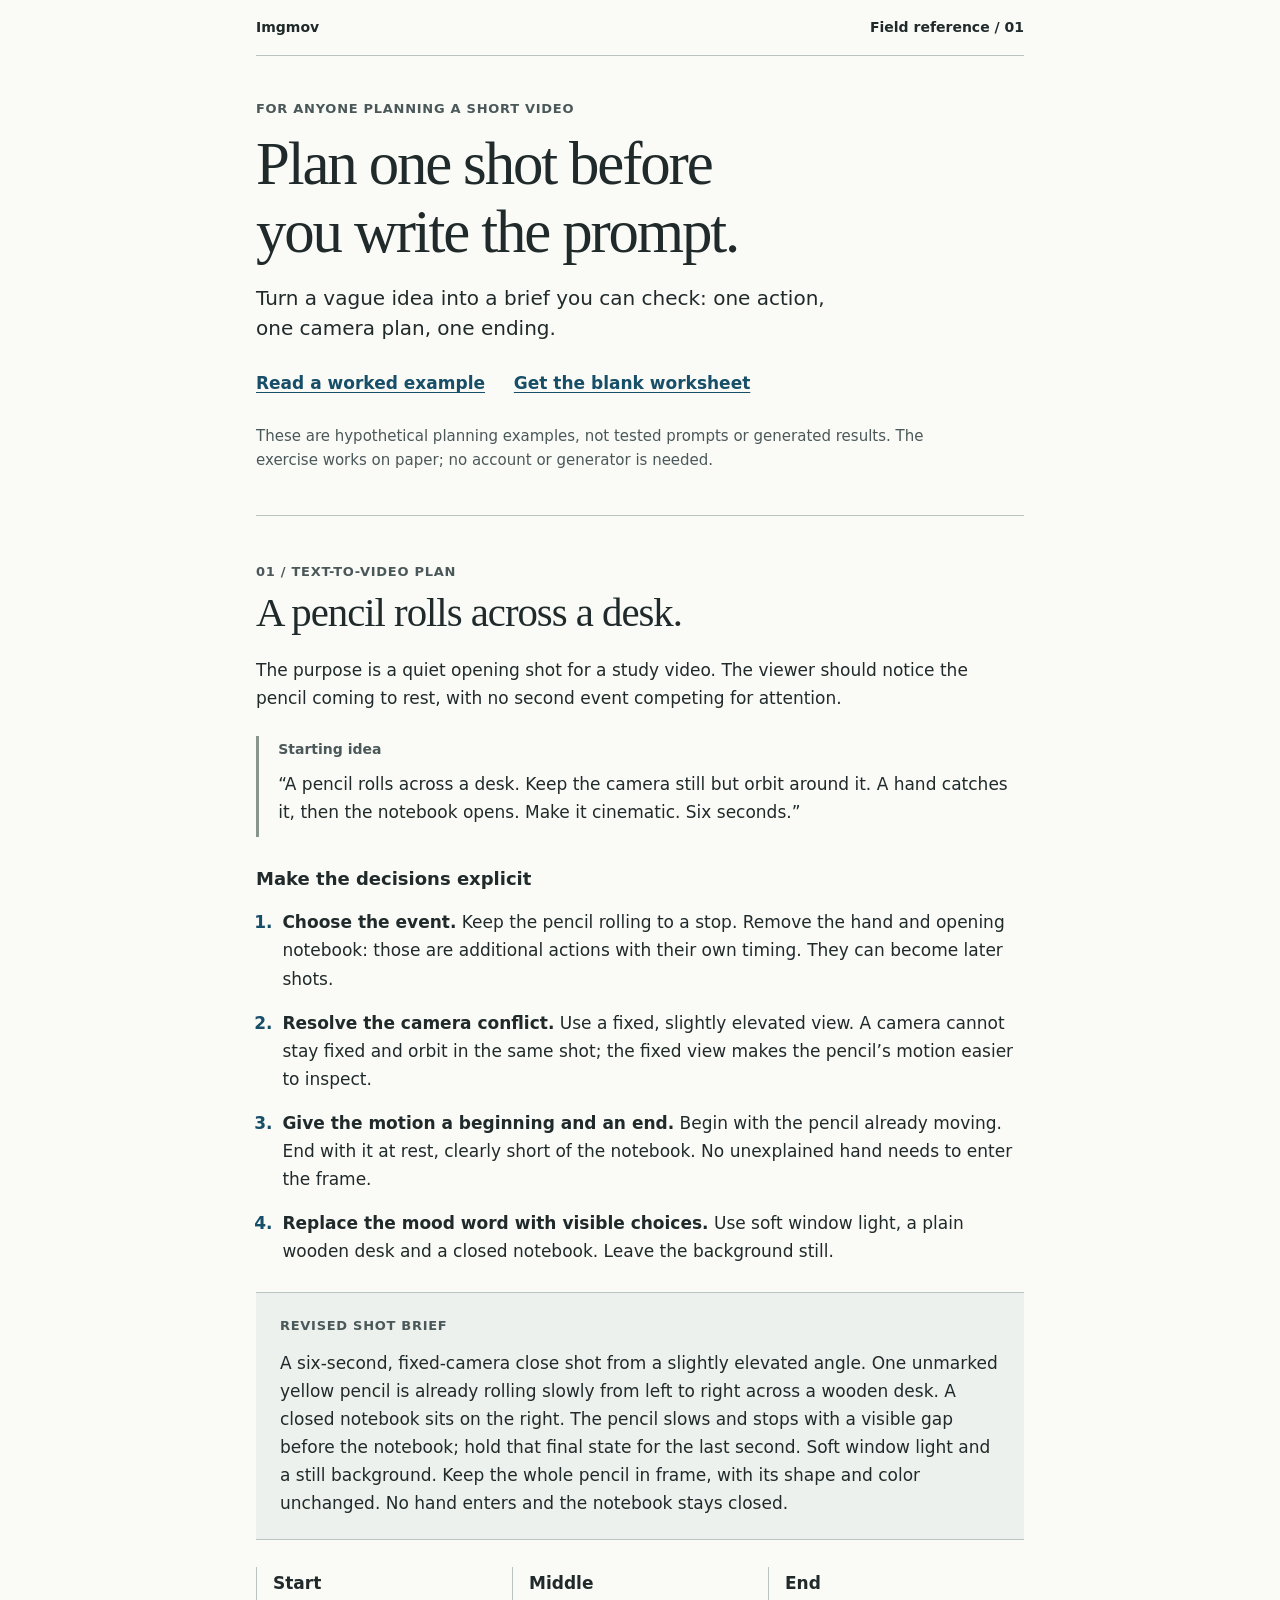
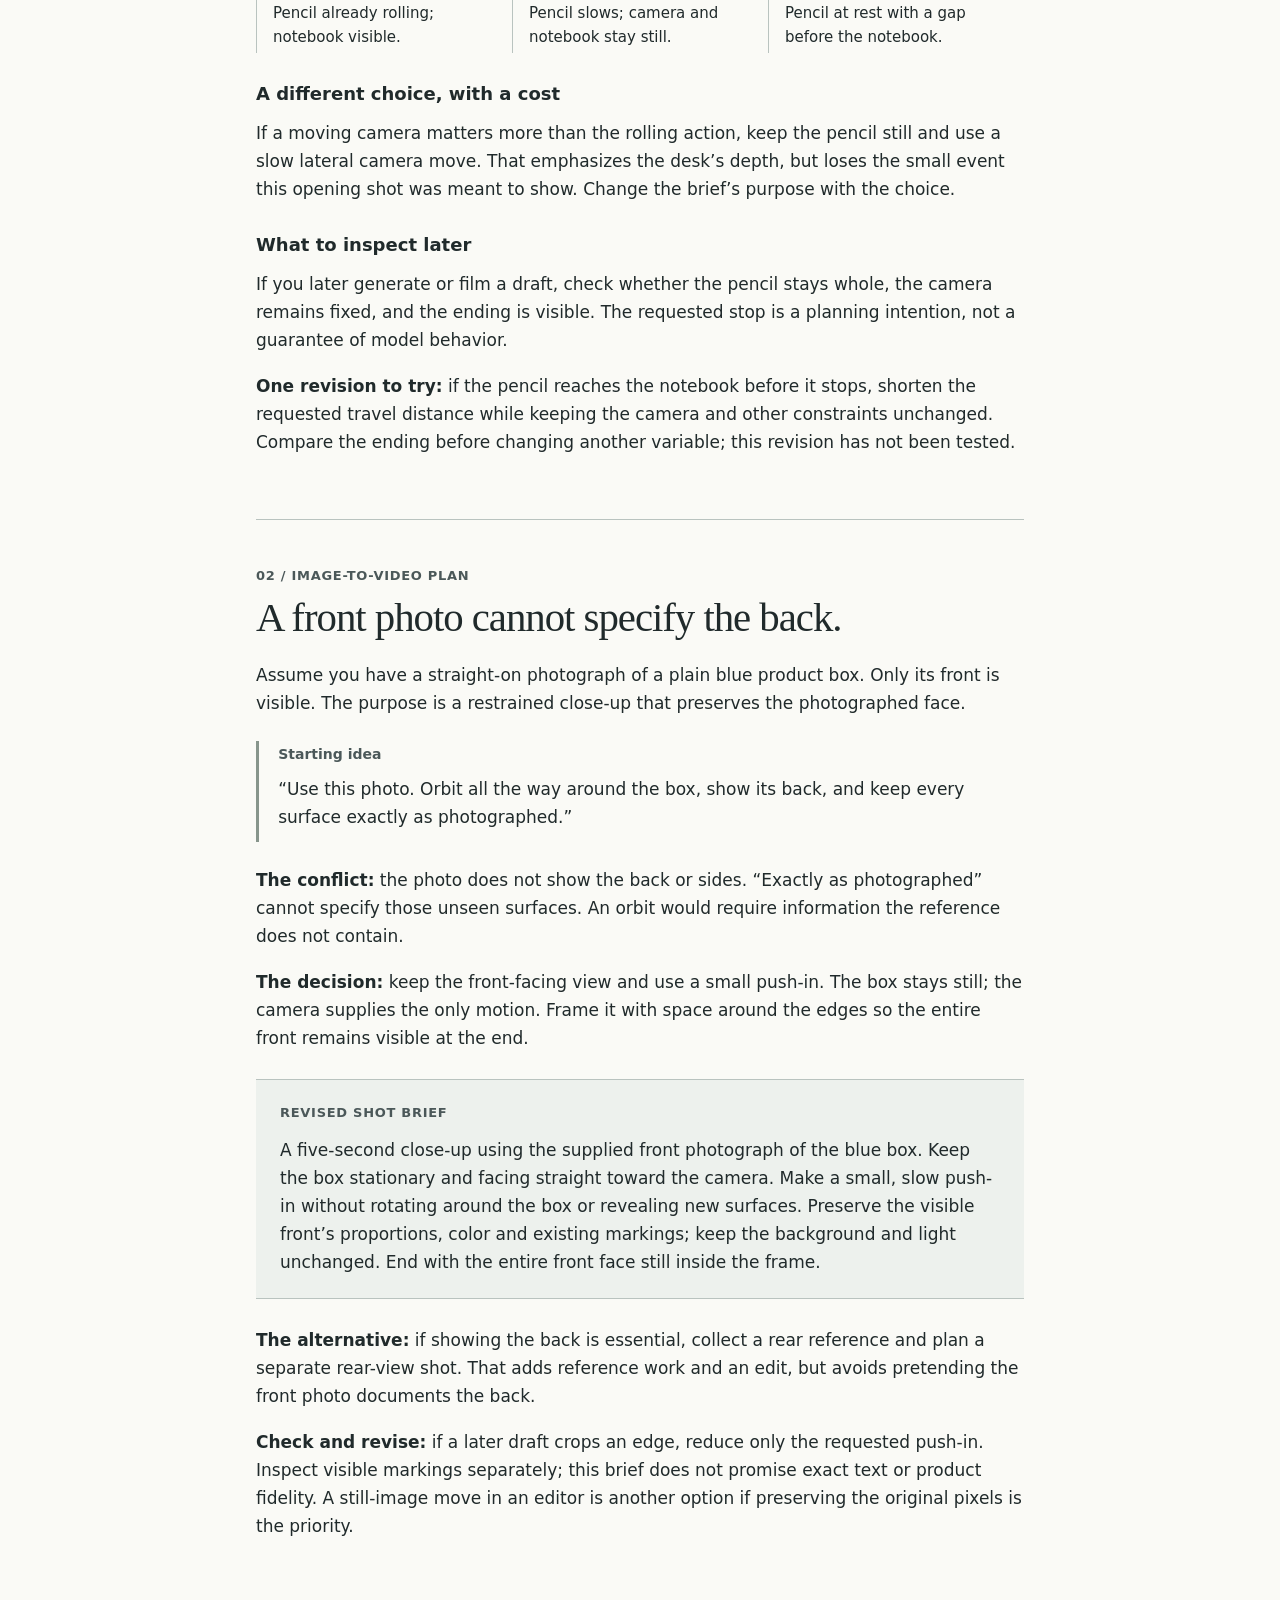
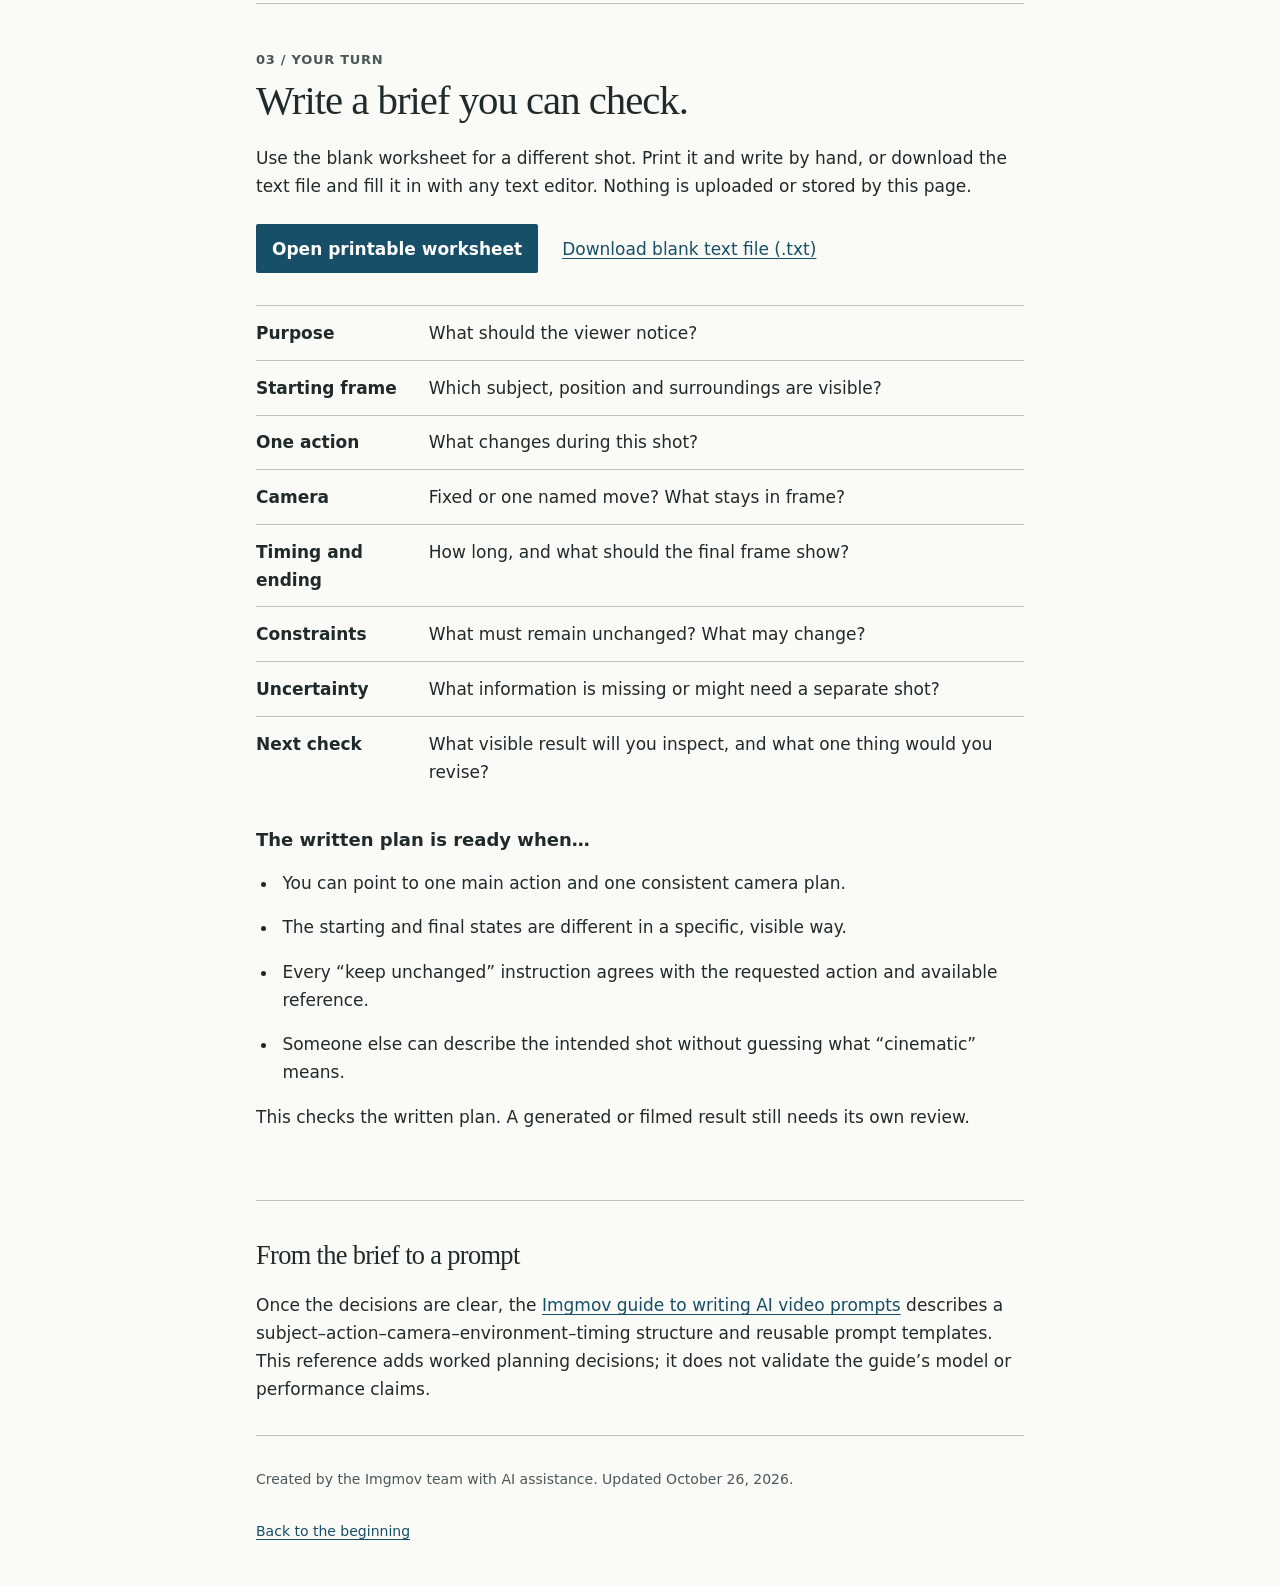
<file: index.html>
<!doctype html>
<html lang="en">
<head>
  <meta charset="utf-8">
  <meta name="viewport" content="width=device-width, initial-scale=1">
  <title>One-shot planning: worked examples & worksheet | Imgmov</title>
  <meta name="description" content="Turn a vague video idea into a checkable shot brief. Two worked examples explain the decisions, with a free worksheet to copy or print.">
  <link rel="canonical" href="https://szj2ys.github.io/shot-planning-reference/">
  <meta property="og:type" content="article">
  <meta property="og:title" content="Plan one shot before you write the prompt">
  <meta property="og:description" content="Two worked examples and a reusable shot-planning worksheet. Read, copy or print; no account needed.">
  <meta property="og:url" content="https://szj2ys.github.io/shot-planning-reference/">
  <meta property="og:image" content="https://szj2ys.github.io/shot-planning-reference/preview.png">
  <meta property="og:image:alt" content="Shot-planning reference: one action, one camera plan, one ending.">
  <script type="application/ld+json">{"@context":"https://schema.org","@type":"LearningResource","name":"One-shot planning: worked examples and worksheet","url":"https://szj2ys.github.io/shot-planning-reference/","inLanguage":"en","learningResourceType":"Worked examples and worksheet","isAccessibleForFree":true,"author":{"@type":"Organization","name":"Imgmov"}}</script>
  <link rel="icon" href="favicon.svg" type="image/svg+xml">
  <link rel="stylesheet" href="style.css">
</head>
<body>
<a class="skip" href="#main">Skip to content</a>
<header class="masthead"><span>Imgmov</span><span>Field reference / 01</span></header>
<main id="main">
  <div class="intro">
    <p class="eyebrow">For anyone planning a short video</p>
    <h1>Plan one shot before you write the prompt.</h1>
    <p class="lead">Turn a vague idea into a brief you can check: one action, one camera plan, one ending.</p>
    <nav aria-label="On this page"><a href="#worked-example">Read a worked example</a><a href="#worksheet">Get the blank worksheet</a></nav>
    <p class="scope">These are hypothetical planning examples, not tested prompts or generated results. The exercise works on paper; no account or generator is needed.</p>
  </div>
  <section id="worked-example" aria-labelledby="pencil-title">
    <p class="eyebrow">01 / Text-to-video plan</p>
    <h2 id="pencil-title">A pencil rolls across a desk.</h2>
    <p>The purpose is a quiet opening shot for a study video. The viewer should notice the pencil coming to rest, with no second event competing for attention.</p>
    <div class="rough"><h3>Starting idea</h3><blockquote>“A pencil rolls across a desk. Keep the camera still but orbit around it. A hand catches it, then the notebook opens. Make it cinematic. Six seconds.”</blockquote></div>
    <h3>Make the decisions explicit</h3>
    <ol class="decisions">
      <li><strong>Choose the event.</strong> Keep the pencil rolling to a stop. Remove the hand and opening notebook: those are additional actions with their own timing. They can become later shots.</li>
      <li><strong>Resolve the camera conflict.</strong> Use a fixed, slightly elevated view. A camera cannot stay fixed and orbit in the same shot; the fixed view makes the pencil’s motion easier to inspect.</li>
      <li><strong>Give the motion a beginning and an end.</strong> Begin with the pencil already moving. End with it at rest, clearly short of the notebook. No unexplained hand needs to enter the frame.</li>
      <li><strong>Replace the mood word with visible choices.</strong> Use soft window light, a plain wooden desk and a closed notebook. Leave the background still.</li>
    </ol>
    <div class="brief"><p class="eyebrow">Revised shot brief</p><p>A six-second, fixed-camera close shot from a slightly elevated angle. One unmarked yellow pencil is already rolling slowly from left to right across a wooden desk. A closed notebook sits on the right. The pencil slows and stops with a visible gap before the notebook; hold that final state for the last second. Soft window light and a still background. Keep the whole pencil in frame, with its shape and color unchanged. No hand enters and the notebook stays closed.</p></div>
    <dl class="timeline" aria-label="Planned sequence"><div><dt>Start</dt><dd>Pencil already rolling; notebook visible.</dd></div><div><dt>Middle</dt><dd>Pencil slows; camera and notebook stay still.</dd></div><div><dt>End</dt><dd>Pencil at rest with a gap before the notebook.</dd></div></dl>
    <h3>A different choice, with a cost</h3>
    <p>If a moving camera matters more than the rolling action, keep the pencil still and use a slow lateral camera move. That emphasizes the desk’s depth, but loses the small event this opening shot was meant to show. Change the brief’s purpose with the choice.</p>
    <h3>What to inspect later</h3>
    <p>If you later generate or film a draft, check whether the pencil stays whole, the camera remains fixed, and the ending is visible. The requested stop is a planning intention, not a guarantee of model behavior.</p>
    <p><strong>One revision to try:</strong> if the pencil reaches the notebook before it stops, shorten the requested travel distance while keeping the camera and other constraints unchanged. Compare the ending before changing another variable; this revision has not been tested.</p>
  </section>
  <section id="reference-image" aria-labelledby="box-title">
    <p class="eyebrow">02 / Image-to-video plan</p><h2 id="box-title">A front photo cannot specify the back.</h2>
    <p>Assume you have a straight-on photograph of a plain blue product box. Only its front is visible. The purpose is a restrained close-up that preserves the photographed face.</p>
    <div class="rough"><h3>Starting idea</h3><blockquote>“Use this photo. Orbit all the way around the box, show its back, and keep every surface exactly as photographed.”</blockquote></div>
    <p><strong>The conflict:</strong> the photo does not show the back or sides. “Exactly as photographed” cannot specify those unseen surfaces. An orbit would require information the reference does not contain.</p>
    <p><strong>The decision:</strong> keep the front-facing view and use a small push-in. The box stays still; the camera supplies the only motion. Frame it with space around the edges so the entire front remains visible at the end.</p>
    <div class="brief"><p class="eyebrow">Revised shot brief</p><p>A five-second close-up using the supplied front photograph of the blue box. Keep the box stationary and facing straight toward the camera. Make a small, slow push-in without rotating around the box or revealing new surfaces. Preserve the visible front’s proportions, color and existing markings; keep the background and light unchanged. End with the entire front face still inside the frame.</p></div>
    <p><strong>The alternative:</strong> if showing the back is essential, collect a rear reference and plan a separate rear-view shot. That adds reference work and an edit, but avoids pretending the front photo documents the back.</p>
    <p><strong>Check and revise:</strong> if a later draft crops an edge, reduce only the requested push-in. Inspect visible markings separately; this brief does not promise exact text or product fidelity. A still-image move in an editor is another option if preserving the original pixels is the priority.</p>
  </section>
  <section id="worksheet" aria-labelledby="worksheet-title">
    <p class="eyebrow">03 / Your turn</p><h2 id="worksheet-title">Write a brief you can check.</h2>
    <p>Use the blank worksheet for a different shot. Print it and write by hand, or download the text file and fill it in with any text editor. Nothing is uploaded or stored by this page.</p>
    <div class="actions"><a class="primary" href="worksheet.html">Open printable worksheet</a><a href="shot-brief.txt" download>Download blank text file (.txt)</a></div>
    <dl class="worksheet-preview">
      <div><dt>Purpose</dt><dd>What should the viewer notice?</dd></div><div><dt>Starting frame</dt><dd>Which subject, position and surroundings are visible?</dd></div><div><dt>One action</dt><dd>What changes during this shot?</dd></div><div><dt>Camera</dt><dd>Fixed or one named move? What stays in frame?</dd></div><div><dt>Timing and ending</dt><dd>How long, and what should the final frame show?</dd></div><div><dt>Constraints</dt><dd>What must remain unchanged? What may change?</dd></div><div><dt>Uncertainty</dt><dd>What information is missing or might need a separate shot?</dd></div><div><dt>Next check</dt><dd>What visible result will you inspect, and what one thing would you revise?</dd></div>
    </dl>
    <h3>The written plan is ready when…</h3>
    <ul class="checklist"><li>You can point to one main action and one consistent camera plan.</li><li>The starting and final states are different in a specific, visible way.</li><li>Every “keep unchanged” instruction agrees with the requested action and available reference.</li><li>Someone else can describe the intended shot without guessing what “cinematic” means.</li></ul>
    <p>This checks the written plan. A generated or filmed result still needs its own review.</p>
  </section>
  <aside class="further" aria-labelledby="further-title"><h2 id="further-title">From the brief to a prompt</h2><p>Once the decisions are clear, the <a href="https://imgmov.com/blog/2026-07-27-ai-video-prompt-writing-guide">Imgmov guide to writing AI video prompts</a> describes a subject–action–camera–environment–timing structure and reusable prompt templates. This reference adds worked planning decisions; it does not validate the guide’s model or performance claims.</p></aside>
</main>
<footer><p>Created by the Imgmov team with AI assistance. Updated October 26, 2026.</p><a href="#main">Back to the beginning</a></footer>
</body>
</html>
</file>
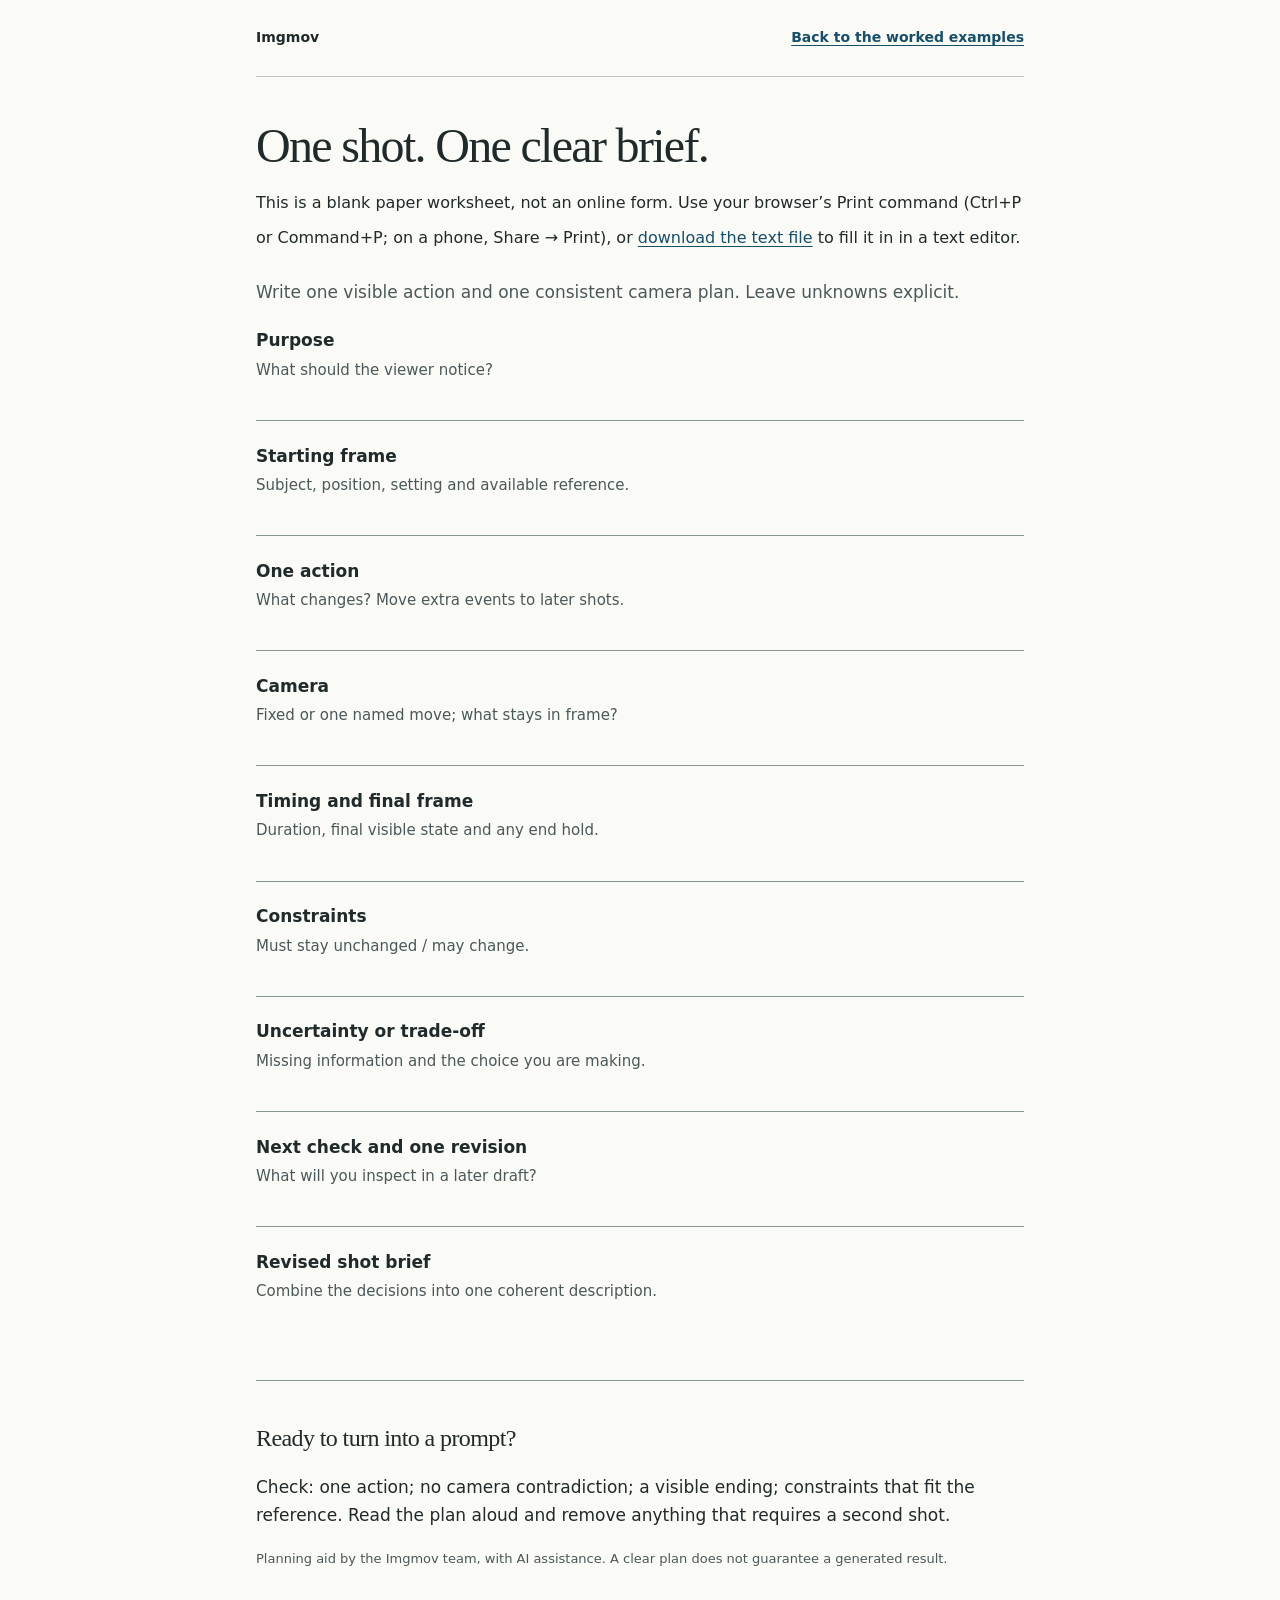
<file: worksheet.html>
<!doctype html>
<html lang="en">
<head>
  <meta charset="utf-8"><meta name="viewport" content="width=device-width, initial-scale=1">
  <title>Blank shot-planning worksheet | Imgmov</title>
  <meta name="description" content="A printable one-shot brief: purpose, starting frame, action, camera, ending, constraints and a next check. Free to use without an account.">
  <link rel="canonical" href="https://szj2ys.github.io/shot-planning-reference/worksheet.html">
  <meta property="og:type" content="article"><meta property="og:title" content="Blank shot-planning worksheet">
  <meta property="og:description" content="Print a blank worksheet or download its plain-text version to plan one short video shot.">
  <meta property="og:url" content="https://szj2ys.github.io/shot-planning-reference/worksheet.html">
  <meta property="og:image" content="https://szj2ys.github.io/shot-planning-reference/preview.png">
  <meta property="og:image:alt" content="Shot-planning reference: one action, one camera plan, one ending.">
  <script type="application/ld+json">{"@context":"https://schema.org","@type":"LearningResource","name":"Blank shot-planning worksheet","url":"https://szj2ys.github.io/shot-planning-reference/worksheet.html","inLanguage":"en","learningResourceType":"Worksheet","isAccessibleForFree":true,"author":{"@type":"Organization","name":"Imgmov"}}</script>
  <link rel="icon" href="favicon.svg" type="image/svg+xml"><link rel="stylesheet" href="style.css">
</head>
<body class="worksheet-page">
<a class="skip" href="#main">Skip to worksheet</a>
<header class="masthead"><span>Imgmov</span><a href="./#worked-example">Back to the worked examples</a></header>
<main id="main">
  <h1>One shot. One clear brief.</h1>
  <p class="print-help">This is a blank paper worksheet, not an online form. Use your browser’s Print command (Ctrl+P or Command+P; on a phone, Share → Print), or <a href="shot-brief.txt" download>download the text file</a> to fill it in in a text editor.</p>
  <p class="paper-intro">Write one visible action and one consistent camera plan. Leave unknowns explicit.</p>
  <dl class="paper-fields">
    <div><dt>Purpose</dt><dd>What should the viewer notice?<span class="write-line"></span></dd></div>
    <div><dt>Starting frame</dt><dd>Subject, position, setting and available reference.<span class="write-line"></span></dd></div>
    <div><dt>One action</dt><dd>What changes? Move extra events to later shots.<span class="write-line"></span></dd></div>
    <div><dt>Camera</dt><dd>Fixed or one named move; what stays in frame?<span class="write-line"></span></dd></div>
    <div><dt>Timing and final frame</dt><dd>Duration, final visible state and any end hold.<span class="write-line"></span></dd></div>
    <div><dt>Constraints</dt><dd>Must stay unchanged / may change.<span class="write-line"></span></dd></div>
    <div><dt>Uncertainty or trade-off</dt><dd>Missing information and the choice you are making.<span class="write-line"></span></dd></div>
    <div><dt>Next check and one revision</dt><dd>What will you inspect in a later draft?<span class="write-line"></span></dd></div>
    <div><dt>Revised shot brief</dt><dd>Combine the decisions into one coherent description.<span class="write-line long"></span></dd></div>
  </dl>
  <section class="paper-check" aria-labelledby="ready"><h2 id="ready">Ready to turn into a prompt?</h2><p>Check: one action; no camera contradiction; a visible ending; constraints that fit the reference. Read the plan aloud and remove anything that requires a second shot.</p></section>
  <p class="paper-credit">Planning aid by the Imgmov team, with AI assistance. A clear plan does not guarantee a generated result.</p>
</main>
</body>
</html>
</file>
<file: style.css>
:root { color-scheme: light; --ink: #202a2b; --muted: #4b5859; --paper: #fafaf6; --rule: #b9c3bf; --accent: #174e68; --soft: #edf1ed; }
* { box-sizing: border-box; }
html { scroll-padding-top: 1.5rem; }
body { margin: 0; color: var(--ink); background: var(--paper); font: 1.0625rem/1.65 system-ui, -apple-system, BlinkMacSystemFont, "Segoe UI", sans-serif; }
a { color: var(--accent); text-decoration-thickness: .08em; text-underline-offset: .18em; }
a:hover { text-decoration-thickness: .14em; }
a:focus-visible { outline: 3px solid #916000; outline-offset: 4px; border-radius: 1px; }
.skip { position: absolute; z-index: 2; top: -6rem; left: 1rem; padding: .7rem 1rem; background: white; }
.skip:focus { top: .5rem; }
.masthead, main, footer { width: min(100% - 2.5rem, 48rem); margin-inline: auto; }
.masthead { display: flex; align-items: center; justify-content: space-between; gap: 1rem; border-bottom: 1px solid var(--rule); padding: 1rem 0; font-size: .875rem; font-weight: 650; }
.masthead a { display: inline-flex; align-items: center; min-height: 44px; }
.intro { padding-top: 2.6rem; }
h1, h2 { font-family: Georgia, "Times New Roman", serif; font-weight: 500; line-height: 1.13; text-wrap: balance; }
h1 { font-size: clamp(2.25rem, 6vw, 3.8rem); letter-spacing: -.035em; margin: .65rem 0 1rem; }
h2 { font-size: clamp(1.8rem, 4vw, 2.55rem); letter-spacing: -.025em; margin: .5rem 0 1.25rem; }
h3 { font-size: 1.125rem; line-height: 1.4; margin: 1.8rem 0 .65rem; }
p { margin: .8rem 0 1.1rem; }
.lead { font-size: 1.25rem; line-height: 1.5; max-width: 38rem; }
.eyebrow { color: var(--muted); font-size: .8125rem; letter-spacing: .055em; text-transform: uppercase; font-weight: 650; margin: 0; }
nav { display: flex; flex-wrap: wrap; column-gap: 1.8rem; row-gap: .35rem; margin: 1.15rem 0; }
nav a { display: inline-flex; align-items: center; min-height: 44px; font-weight: 600; }
.scope { color: var(--muted); font-size: .9375rem; max-width: 43rem; }
main > section { padding: 2.8rem 0 .25rem; margin-top: 2.6rem; border-top: 1px solid var(--rule); }
.rough { border-left: 3px solid #87958c; padding: .05rem 0 .1rem 1.2rem; margin: 1.5rem 0; }
.rough h3 { margin-top: .2rem; font-size: .875rem; color: var(--muted); }
blockquote { margin: .6rem 0; }
ol, ul { padding-left: 1.4rem; }
li { padding-left: .25rem; margin: 1rem 0; }
.decisions li::marker { font-weight: 700; color: var(--accent); }
.brief { background: var(--soft); border-block: 1px solid var(--rule); padding: 1.35rem 1.5rem; margin: 1.7rem 0; }
.brief p:last-child { margin-bottom: 0; }
.timeline { display: grid; grid-template-columns: repeat(3, 1fr); margin: 1.5rem 0; }
.timeline div { border-left: 1px solid var(--rule); padding: .15rem 1rem; }
dt { font-weight: 650; }
dd { margin: .2rem 0 0; }
.timeline dd { font-size: .9375rem; }
.actions { display: flex; align-items: center; flex-wrap: wrap; gap: .6rem 1.5rem; margin: 1.5rem 0 2rem; }
.actions a { display: inline-flex; align-items: center; min-height: 48px; }
.primary { padding: .65rem 1rem; background: var(--accent); color: white; border-radius: 2px; font-weight: 600; text-decoration: none; }
.primary:hover { background: #103a50; text-decoration: underline; }
.worksheet-preview > div { display: grid; grid-template-columns: 10rem 1fr; gap: .8rem; padding: .8rem 0; border-top: 1px solid var(--rule); }
.worksheet-preview dd { margin: 0; }
.further { border-top: 1px solid var(--rule); margin-top: 3rem; padding-top: 2rem; }
.further h2 { font-size: 1.65rem; }
footer { border-top: 1px solid var(--rule); margin-top: 2rem; padding: 1.2rem 0 2rem; color: var(--muted); font-size: .875rem; }
footer a { display: inline-flex; align-items: center; min-height: 44px; }
.worksheet-page main { padding-top: 2rem; }
.worksheet-page h1 { font-size: clamp(2rem, 5vw, 3rem); }
.print-help { font-size: 1rem; }
.print-help a { display: inline-flex; align-items: center; min-height: 44px; }
.paper-intro { color: var(--muted); }
.paper-fields > div { margin: 1.3rem 0; break-inside: avoid; }
.paper-fields dd { color: var(--muted); font-size: .9375rem; }
.write-line { display: block; min-height: 2.4rem; border-bottom: 1px solid #87958c; }
.write-line.long { min-height: 4.8rem; }
.paper-check { border-top: 0; padding: 1rem 0 0; margin-top: 1rem; }
.paper-check h2 { font-size: 1.5rem; }
.paper-credit { color: var(--muted); font-size: .8125rem; margin: 1.2rem 0 2rem; }
@media (max-width: 540px) {
  .intro { padding-top: 1.8rem; }
  .masthead { font-size: .8125rem; }
  .brief { padding: 1.1rem; }
  .timeline { display: block; }
  .timeline div { display: grid; grid-template-columns: 4rem 1fr; gap: .4rem; margin: .9rem 0; }
  .timeline dd { margin: 0; }
  .worksheet-preview > div { grid-template-columns: 1fr; gap: .15rem; }
  .worksheet-page .masthead { align-items: flex-start; }
  .worksheet-page .masthead a { text-align: right; max-width: 12rem; }
}
@media print {
  @page { size: A4; margin: 14mm 16mm; }
  body { background: white; color: black; font-size: 10.5pt; line-height: 1.4; }
  .masthead, main, footer { width: 100%; }
  .skip, nav, .actions, footer > a, .print-help, .worksheet-page .masthead a { display: none; }
  h1 { font-size: 25pt; }
  h2 { font-size: 20pt; }
  h3, dt { break-after: avoid; }
  .intro, main > section { padding-top: 1rem; margin-top: 1rem; }
  .brief, .rough, .timeline > div, .worksheet-preview > div { break-inside: avoid; }
  .brief { background: white; padding: .8rem 1rem; }
  .worksheet-page .masthead { padding: 0 0 .4rem; }
  .worksheet-page main { padding-top: .5rem; }
  .worksheet-page h1 { font-size: 24pt; margin-bottom: .5rem; }
  .paper-intro { margin: .3rem 0 .6rem; }
  .paper-fields > div { margin: .65rem 0; }
  .paper-fields dd { font-size: 9pt; }
  .write-line { min-height: 1.45rem; }
  .write-line.long { min-height: 3rem; }
  .paper-check { margin: .7rem 0 0; padding: 0; }
  .paper-check h2 { font-size: 13pt; margin: .5rem 0; }
  .paper-check p, .paper-credit { margin: .4rem 0; }
  .paper-credit { font-size: 8.5pt; }
}
</file>
